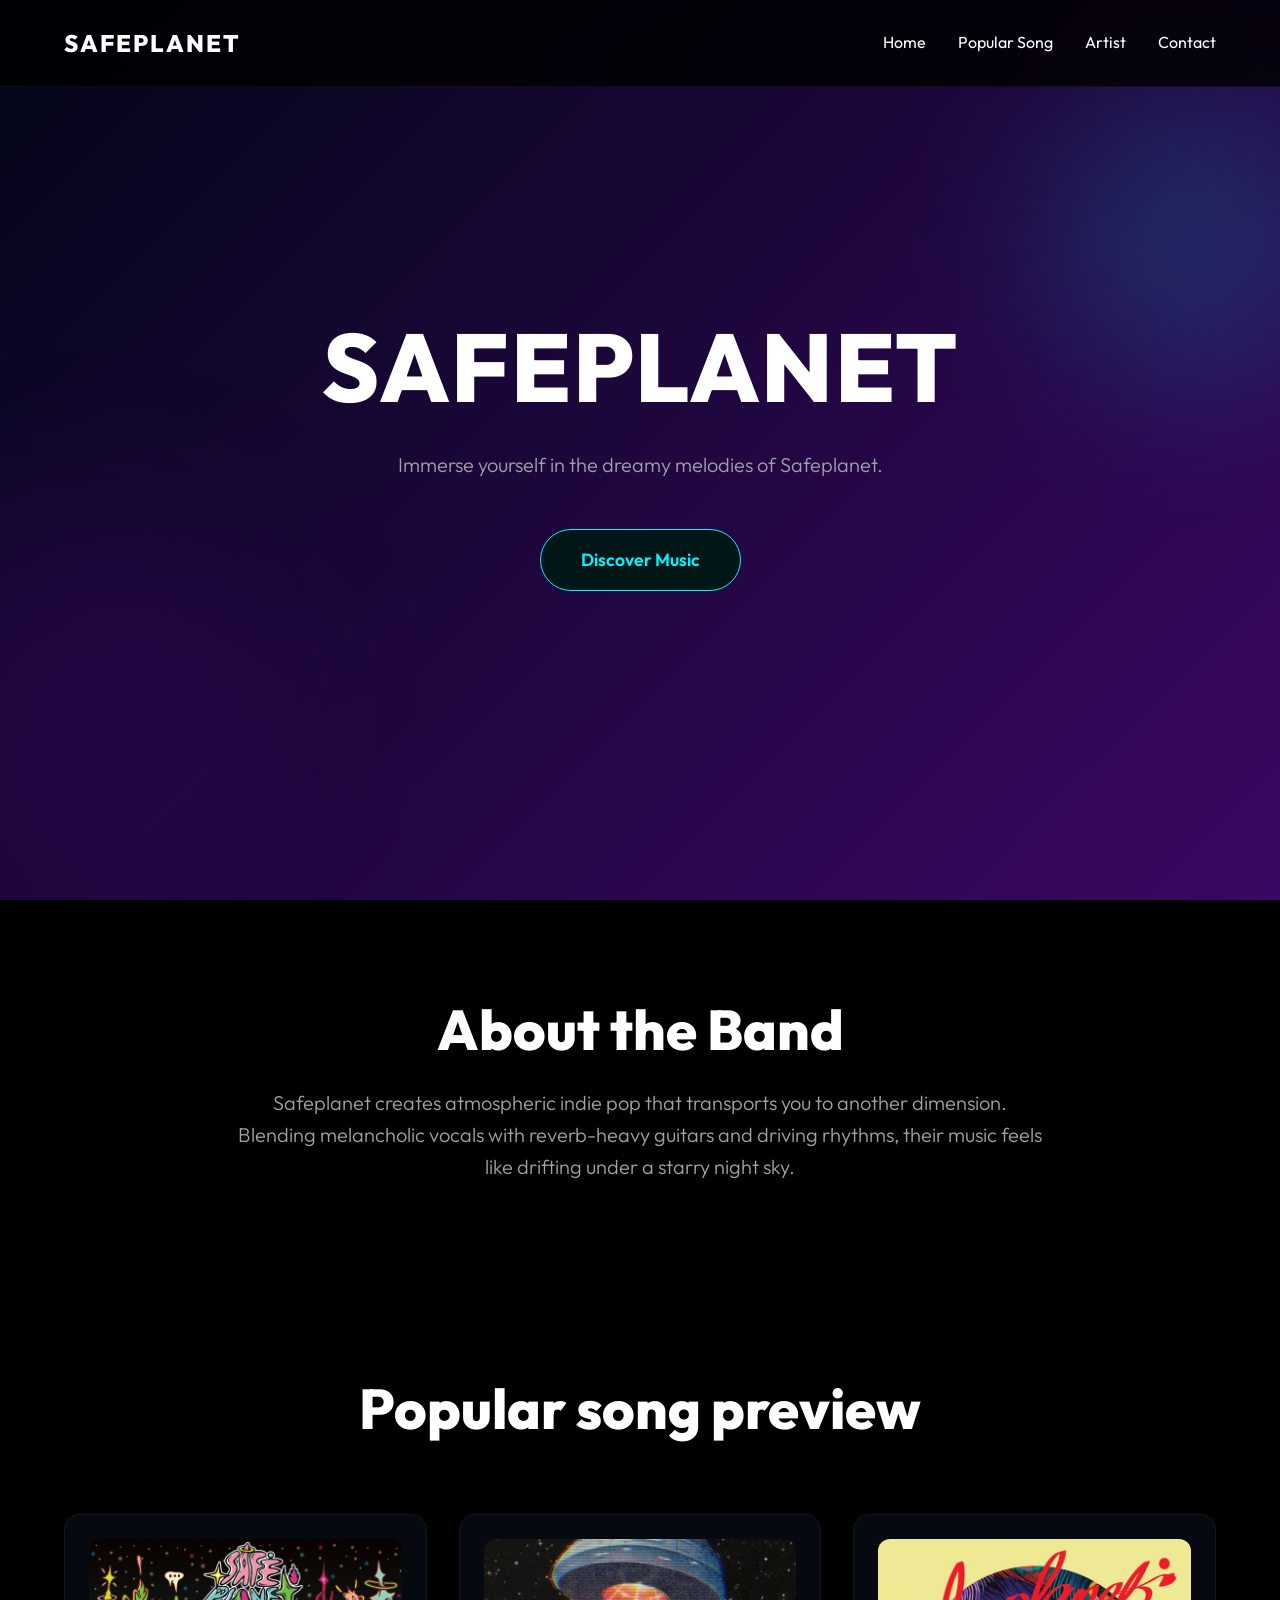
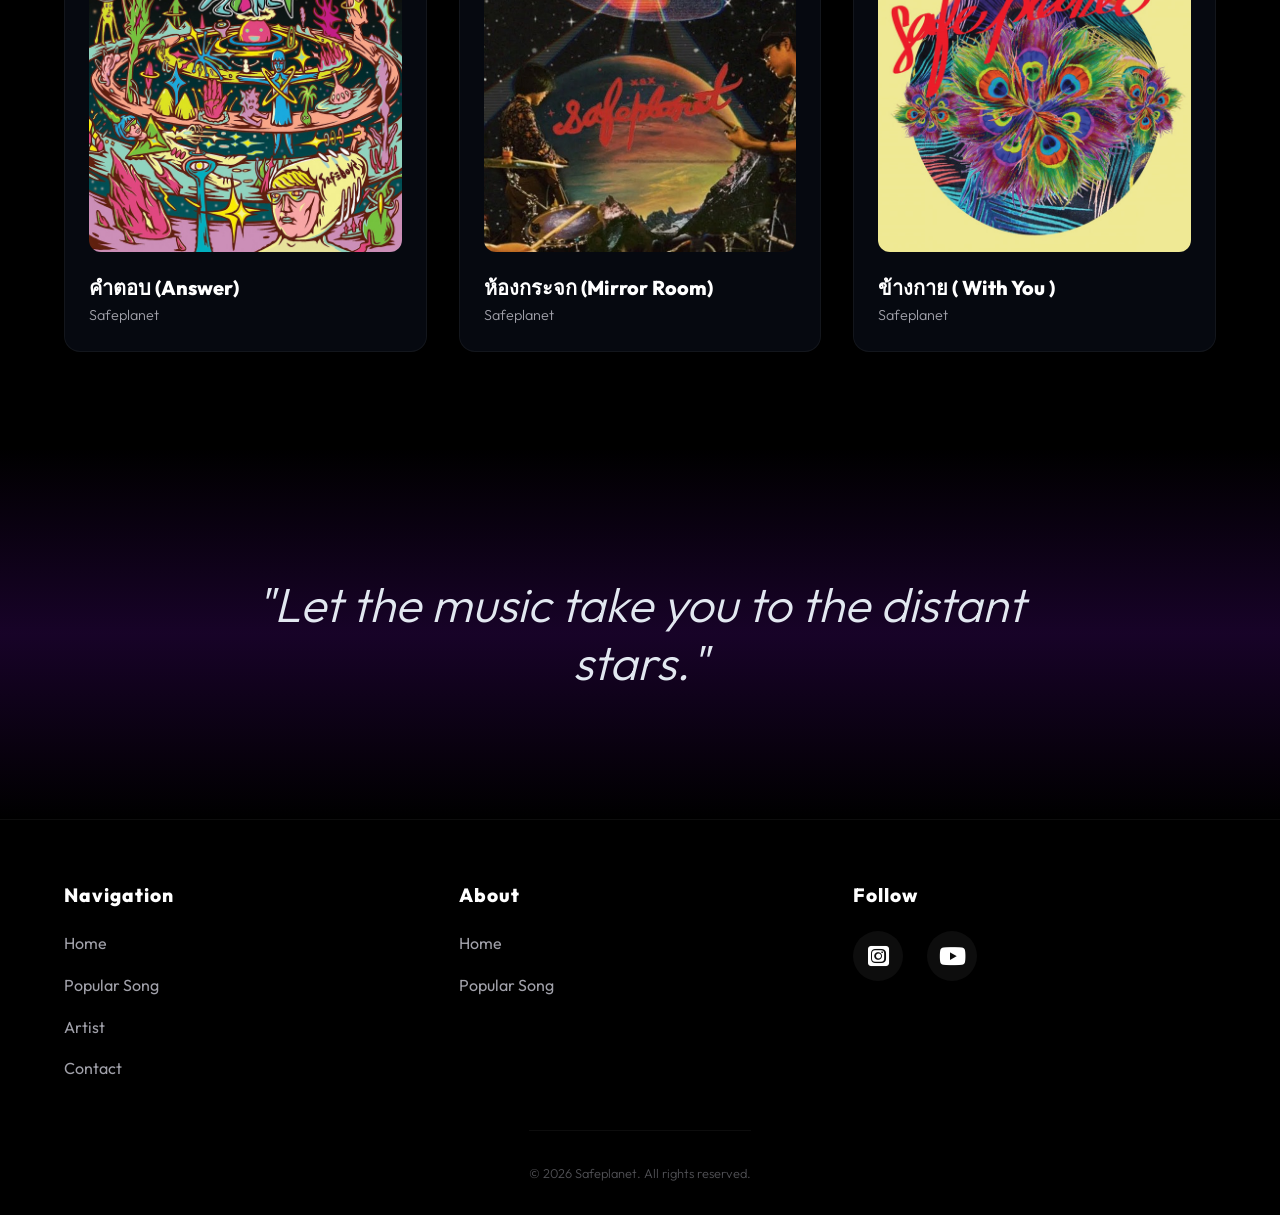
<file: index.html>
<!DOCTYPE html>
<html lang="en">

<head>
  <meta charset="UTF-8">
  <meta name="viewport" content="width=device-width, initial-scale=1.0">
  <title>Safeplanet | Dreamy Indie Pop</title>
  <link rel="preconnect" href="https://fonts.googleapis.com">
  <link rel="preconnect" href="https://fonts.gstatic.com" crossorigin>
  <link href="https://fonts.googleapis.com/css2?family=Outfit:wght@300;400;600;800&display=swap" rel="stylesheet">

  <link rel="stylesheet" href="https://cdnjs.cloudflare.com/ajax/libs/font-awesome/6.5.0/css/all.min.css">
  <link rel="stylesheet" href="css/main.css">

</head>

<body>
  <nav class="navbar" id="navbar">
    <div class="nav-container">
      <a href="#" class="logo">SAFEPLANET</a>
      <ul class="nav-links">
        <li><a href="index.html">Home</a></li>
        <li><a href="popular.html">Popular Song</a></li>
        <li><a href="Artist.html">Artist</a></li>
        <li><a href="">Contact</a></li>
      </ul>
      <div class="hamburger">
        <span></span>
        <span></span>
        <span></span>
      </div>
    </div>
  </nav>

  <header class="hero slide-in">
    <div class="hero-content">
      <h1 class="glow-text">SAFEPLANET</h1>
      <p>Immerse yourself in the dreamy melodies of Safeplanet.</p>
      <a href="#songs" class="btn btn-primary">Discover Music</a>
    </div>
    <div class="floating-orbs">
      <div class="orb orb-1"></div>
      <div class="orb orb-2"></div>
    </div>
  </header>

  <main>
    <section id="about" class="about-section hidden">
      <div class="container section-inner about-inner">
        <h2>About the Band</h2>
        <p>Safeplanet creates atmospheric indie pop that transports you to another dimension. Blending melancholic
          vocals with reverb-heavy guitars and driving rhythms, their music feels like drifting under a starry night
          sky.</p>
      </div>
    </section>

    <section id="songs" class="songs-section hidden">
      <div class="container">
        <h2>Popular song preview</h2>
        <div class="songs-grid">
          <div class="song-card">
            <div class="album-cover">
              <img src="img/pop1.jpg" alt="album cover">
            </div>
            <div class="song-info">
              <h3>คำตอบ (Answer)</h3>
              <p>Safeplanet</p>
            </div>
            <!--button class="play-btn">▶</button-->
          </div>
          <div class="song-card">
            <div class="album-cover">
              <img src="img/pop2.jpg" alt="album cover">
            </div>
            <div class="song-info">
              <h3>ห้องกระจก (Mirror Room)</h3>
              <p>Safeplanet</p>
            </div>
            <!--button class="play-btn">▶</button-->
          </div>
          <div class="song-card">
            <div class="album-cover">
              <img src="img/pop3.jpg" alt="album cover">
            </div>
            <div class="song-info">
              <h3>ข้างกาย ( With You )</h3>
              <p>Safeplanet</p>
            </div>
            <!--button class="play-btn">▶</button-->
          </div>
        </div>
      </div>
    </section>

    <section class="quote-section hidden">
      <div class="container text-center">
        <h2 class="quote-text">"Let the music take you to the distant stars."</h2>
      </div>
    </section>
  </main>

  <footer id="contact">
    <div class="container footer-content">
      <div class="footer-grid">
        <div class="footer-col">
          <h3>Navigation</h3> 
          <a href="index.html">Home</a>
          <a href="popular.html">Popular Song</a>
          <a href="Artist.html">Artist</a>
          <a href="">Contact</a>
          
        </div>
        <div class="footer-col">
          <h3>About</h3>
         <a href="">Home</a>
          <a href="">Popular Song</a>
        </div>
        <div class="footer-col">
          <h3>Follow</h3>
          <div class="social-icons">
            <i class="fa-brands fa-square-instagram"></i>
            <i class="fa-brands fa-youtube"></i>
          </div>
        </div>
      </div>
      <div class="footer-bottom">
        <p>&copy; 2026 Safeplanet. All rights reserved.</p>
      </div>
    </div>
  </footer>

  <script src="js/script.js"></script>
</body>

</html>
</file>
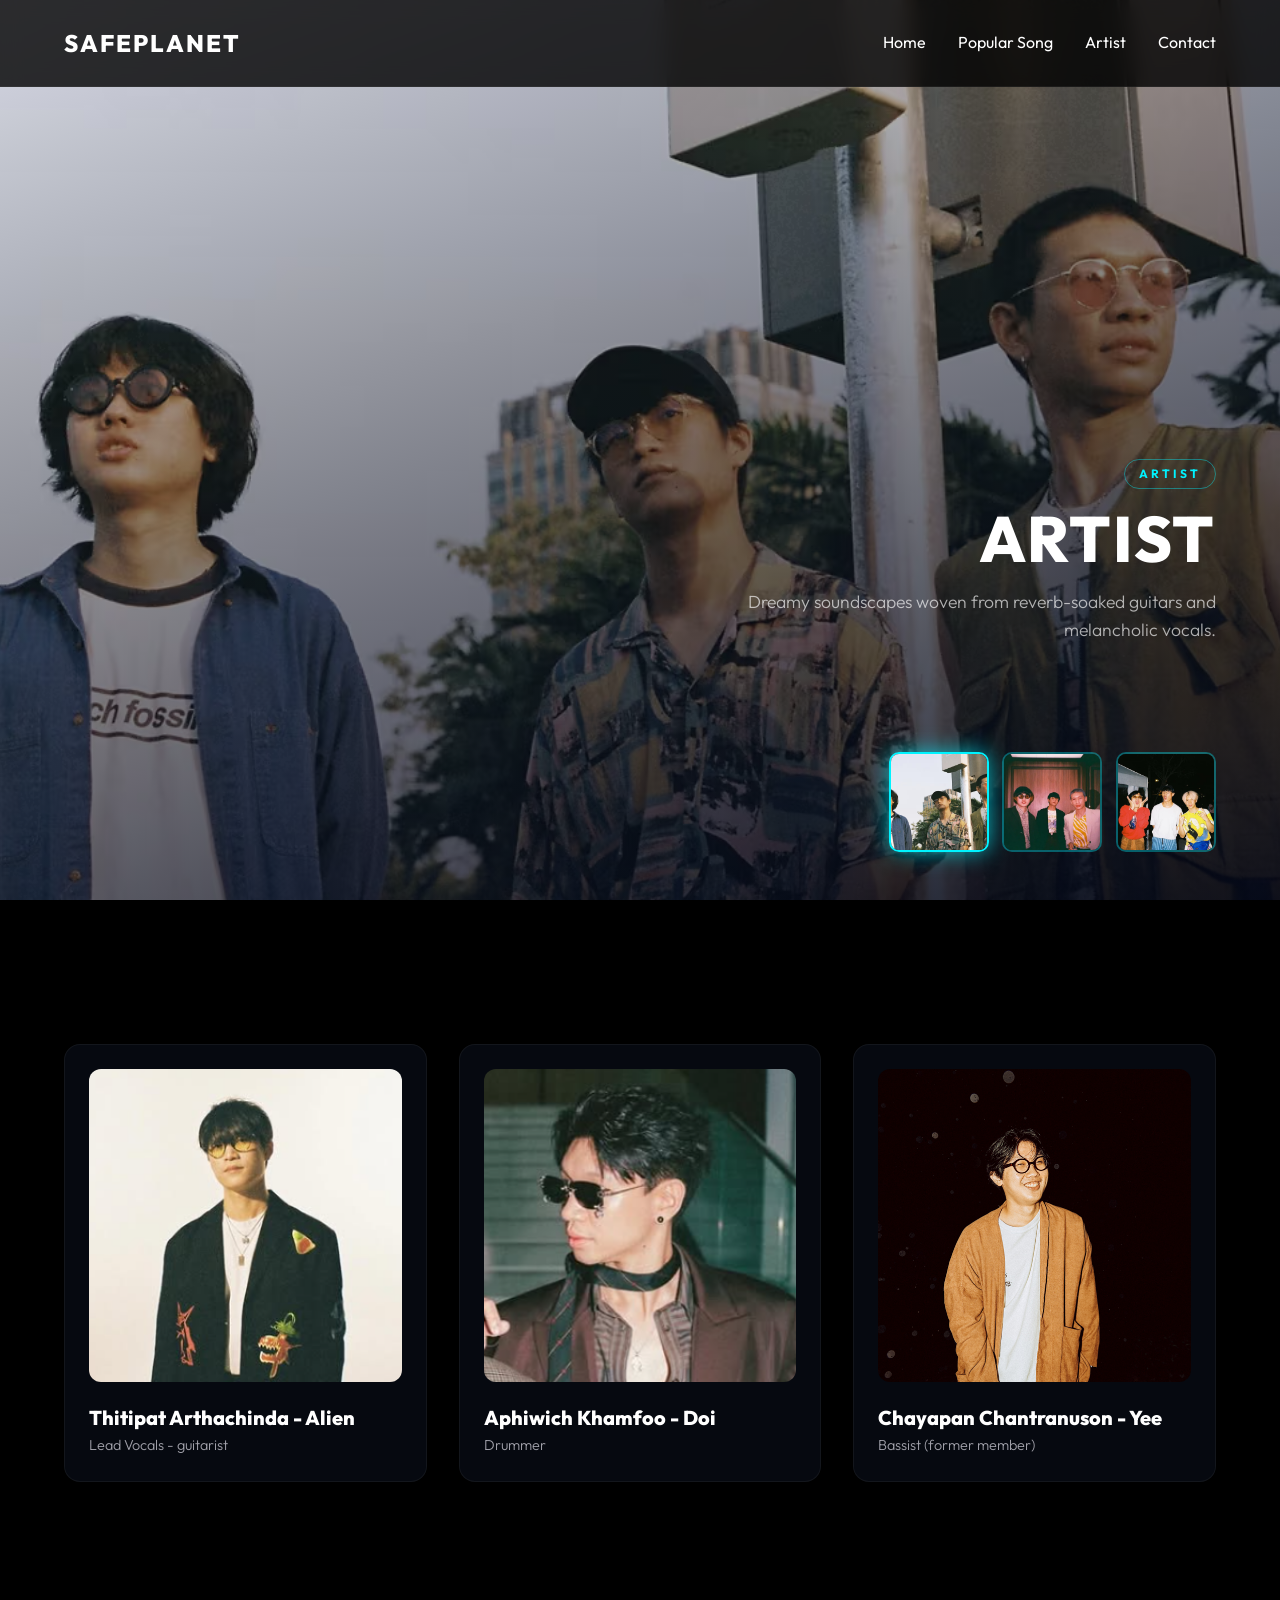
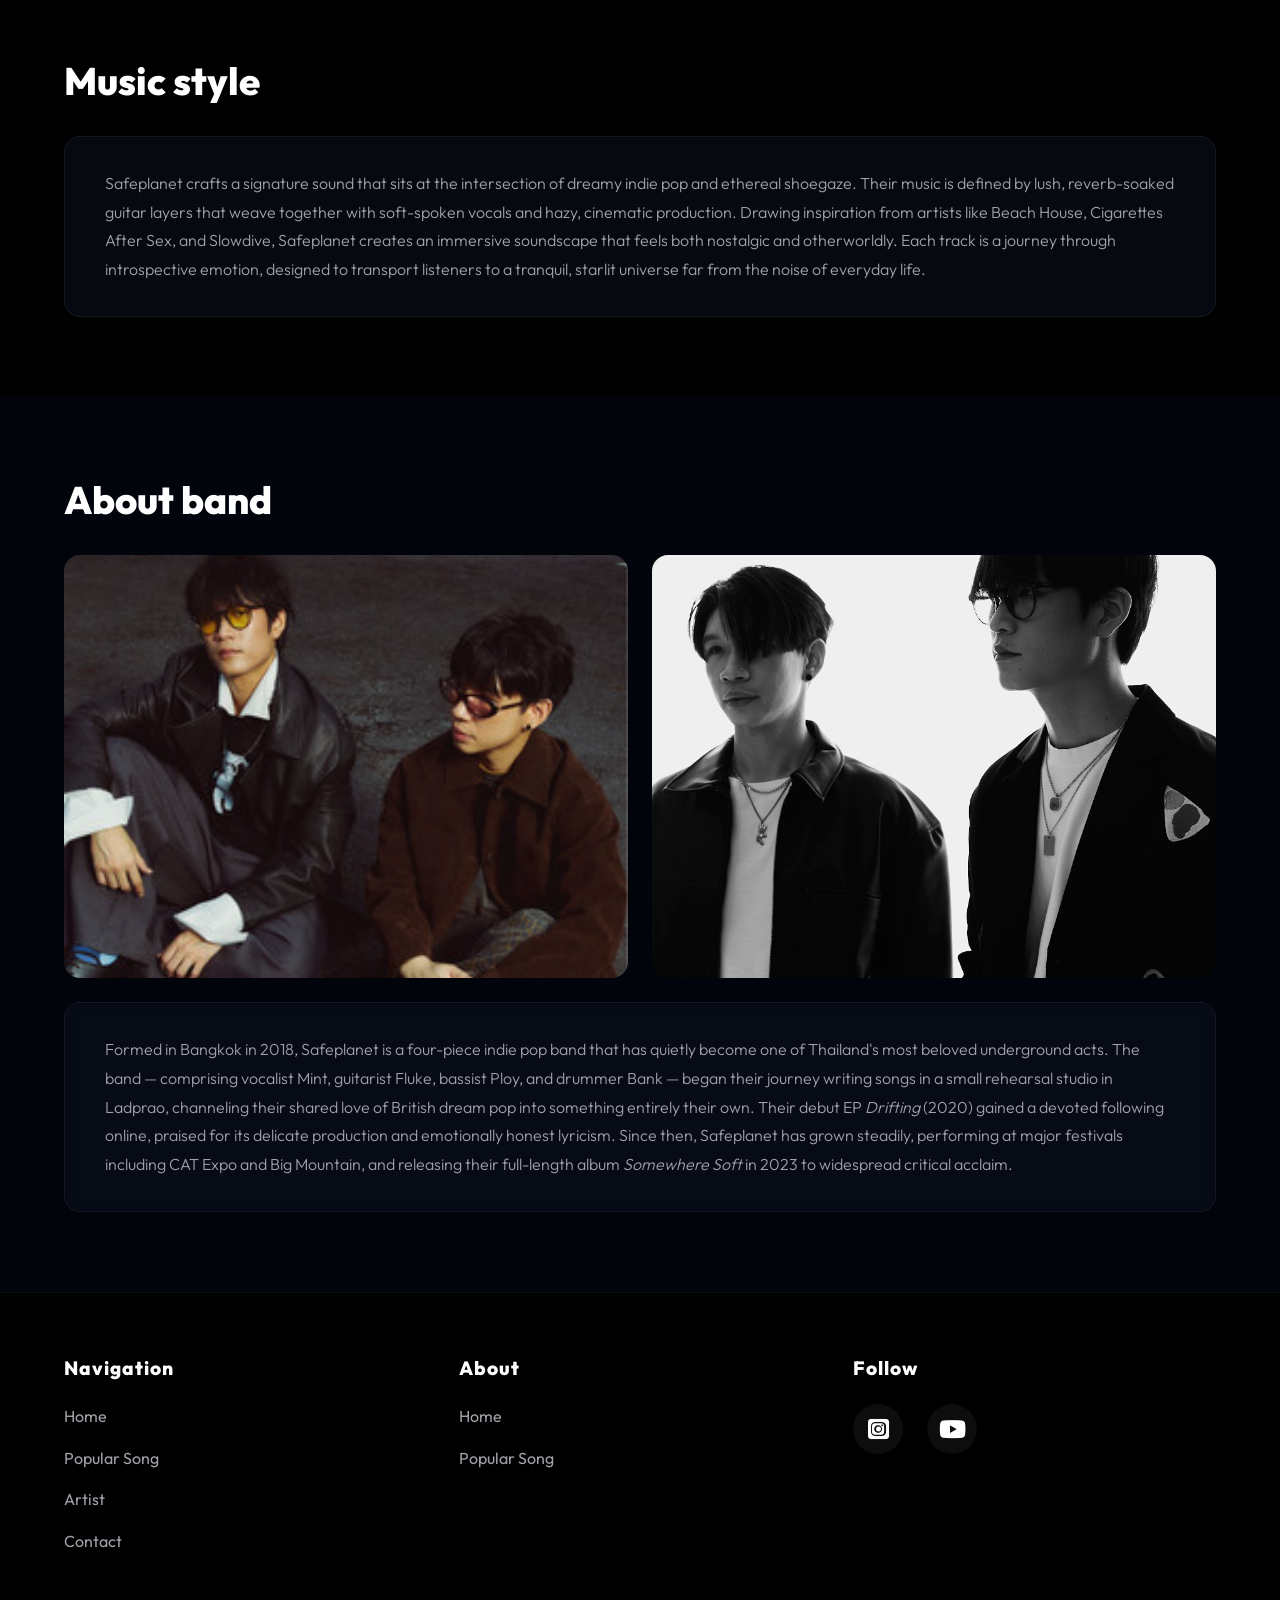
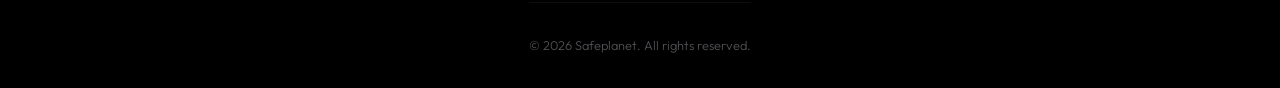
<file: Artist.html>
<!DOCTYPE html>
<html lang="en">

<head>
  <meta charset="UTF-8">
  <meta name="viewport" content="width=device-width, initial-scale=1.0">
  <title>Safeplanet | Artist</title>
  <link rel="preconnect" href="https://fonts.googleapis.com">
  <link rel="preconnect" href="https://fonts.gstatic.com" crossorigin>
  <link href="https://fonts.googleapis.com/css2?family=Outfit:wght@300;400;600;800&display=swap" rel="stylesheet">
  <link rel="stylesheet" href="https://cdnjs.cloudflare.com/ajax/libs/font-awesome/6.5.0/css/all.min.css">
  <link rel="stylesheet" href="css/main.css">
</head>

<body>
  <nav class="navbar" id="navbar">
    <div class="nav-container">
      <a href="index.html" class="logo">SAFEPLANET</a>
      <ul class="nav-links">
        <li><a href="index.html">Home</a></li>
        <li><a href="popular.html">Popular Song</a></li>
        <li><a href="Artist.html">Artist</a></li>
        <li><a href="#">Contact</a></li>
      </ul>
      <div class="hamburger">
        <span></span><span></span><span></span>
      </div>
    </div>
  </nav>

  <!-- ===== ARTIST HERO — full viewport ===== -->
  <section class="artist-hero-section">

    <!-- Background image fills entire section -->
    <div class="artist-hero-bg">
      <img src="img/art2.avif" alt="Safeplanet Band">
    </div>

    <!-- Dark overlay -->
    <div class="artist-hero-overlay"></div>

    <!-- Text — right-aligned -->
    <div class="artist-hero-content">
      <span class="artist-hero-tag">Artist</span>
      <h1 class="glow-text">Artist</h1>
      <p>Dreamy soundscapes woven from reverb-soaked guitars and melancholic vocals.</p>
    </div>

    <!-- Thumbnail buttons — bottom right, click to change background -->
    <div class="artist-hero-thumbs">
      <button class="thumb-btn active" 
        data-bg="img/art2.avif" 
        data-img="img/art2.avif">
        <img src="img/art2.avif" alt="Stage">
      </button>
      <button class="thumb-btn" data-bg="img/art4.webp" 
        data-img="img/art4.webp">
        <img src="img/art4.webp" alt="Stage">
      </button>
      <button class="thumb-btn" data-bg="img/art3.jpg" 
        data-img="img/art3.jpg">
        <img src="img/art3.jpg" alt="Stage">
      </button>
    </div>


  </section>

  <section id="songs" class="songs-section hidden">
    <div class="container">

      <div class="songs-grid">
        <div class="song-card">
          <div class="album-cover">
            <img src="img/art5.png" alt="album cover">
          </div>
          <div class="song-info">
            <h3>Thitipat Arthachinda - Alien</h3>
            <p>Lead Vocals - guitarist</p>
          </div>
          <!--button class="play-btn">▶</button-->
        </div>
        <div class="song-card">
          <div class="album-cover">
            <img src="img/A1.png" alt="album cover">
          </div>
          <div class="song-info">
            <h3>Aphiwich Khamfoo - Doi</h3>
            <p>Drummer</p>
          </div>
          <!--button class="play-btn">▶</button-->
        </div>
        <div class="song-card">
          <div class="album-cover">
            <img src="img/A2.jpg" alt="album cover">
          </div>
          <div class="song-info">
            <h3>Chayapan Chantranuson - Yee</h3>
            <p>Bassist (former member)</p>
          </div>
          <!--button class="play-btn">▶</button-->
        </div>
      </div>
    </div>
  </section>

  <!-- ===== MUSIC STYLE ===== -->
  <section class="music-style-section hidden">
    <div class="container">
      <div class="section-label-row">
        <h2>Music style</h2>
      </div>
      <div class="music-style-card">
        <p>
          Safeplanet crafts a signature sound that sits at the intersection of dreamy indie pop and
          ethereal shoegaze. Their music is defined by lush, reverb-soaked guitar layers that weave
          together with soft-spoken vocals and hazy, cinematic production. Drawing inspiration from
          artists like Beach House, Cigarettes After Sex, and Slowdive, Safeplanet creates an
          immersive soundscape that feels both nostalgic and otherworldly. Each track is a journey
          through introspective emotion, designed to transport listeners to a tranquil, starlit
          universe far from the noise of everyday life.
        </p>
      </div>
    </div>
  </section>

  <!-- ===== ABOUT BAND ===== -->
  <section class="about-artist-section hidden">
    <div class="container">
      <div class="section-label-row">
        <h2>About band</h2>
      </div>
      <div class="artist-photos-grid">
        <div class="artist-photo-card">
          <img src="img/A3.jpg" alt="Band member">
        </div>
        <div class="artist-photo-card">
          <img src="img/A4.jpg" alt="Band in studio">
        </div>
      </div>
      <div class="artist-bio-card">
        <p>
          Formed in Bangkok in 2018, Safeplanet is a four-piece indie pop band that has quietly
          become one of Thailand's most beloved underground acts. The band — comprising vocalist
          Mint, guitarist Fluke, bassist Ploy, and drummer Bank — began their journey writing songs
          in a small rehearsal studio in Ladprao, channeling their shared love of British dream pop
          into something entirely their own. Their debut EP <em>Drifting</em> (2020) gained a
          devoted following online, praised for its delicate production and emotionally honest
          lyricism. Since then, Safeplanet has grown steadily, performing at major festivals
          including CAT Expo and Big Mountain, and releasing their full-length album
          <em>Somewhere Soft</em> in 2023 to widespread critical acclaim.
        </p>
      </div>
    </div>
  </section>

  <!-- ===== FOOTER ===== -->
  <footer id="contact">
    <div class="container footer-content">
      <div class="footer-grid">
        <div class="footer-col">
          <h3>Navigation</h3>
          <a href="index.html">Home</a>
          <a href="popular.html">Popular Song</a>
          <a href="Artist.html">Artist</a>
          <a href="#">Contact</a>
        </div>
        <div class="footer-col">
          <h3>About</h3>
          <a href="#">Home</a>
          <a href="#">Popular Song</a>
        </div>
        <div class="footer-col">
          <h3>Follow</h3>
          <div class="social-icons">
            <i class="fa-brands fa-square-instagram"></i>
            <i class="fa-brands fa-youtube"></i>
          </div>
        </div>
      </div>
      <div class="footer-bottom">
        <p>&copy; 2026 Safeplanet. All rights reserved.</p>
      </div>
    </div>
  </footer>

  <script src="js/script.js"></script>
  <script>
    // ===== THUMBNAIL → BACKGROUND SWITCH =====
    const heroBgImg = document.querySelector('.artist-hero-bg img');
    const thumbBtns = document.querySelectorAll('.thumb-btn');

    thumbBtns.forEach(btn => {
      btn.addEventListener('click', () => {
        if (btn.classList.contains('active')) return;

        // Fade out
        heroBgImg.style.transition = 'opacity 0.45s ease';
        heroBgImg.style.opacity = '0';

        setTimeout(() => {
          heroBgImg.src = btn.dataset.bg;
          heroBgImg.style.opacity = '1';
        }, 280);

        // Mark active
        thumbBtns.forEach(b => b.classList.remove('active'));
        btn.classList.add('active');
      });
    });
  </script>
</body>

</html>
</file>
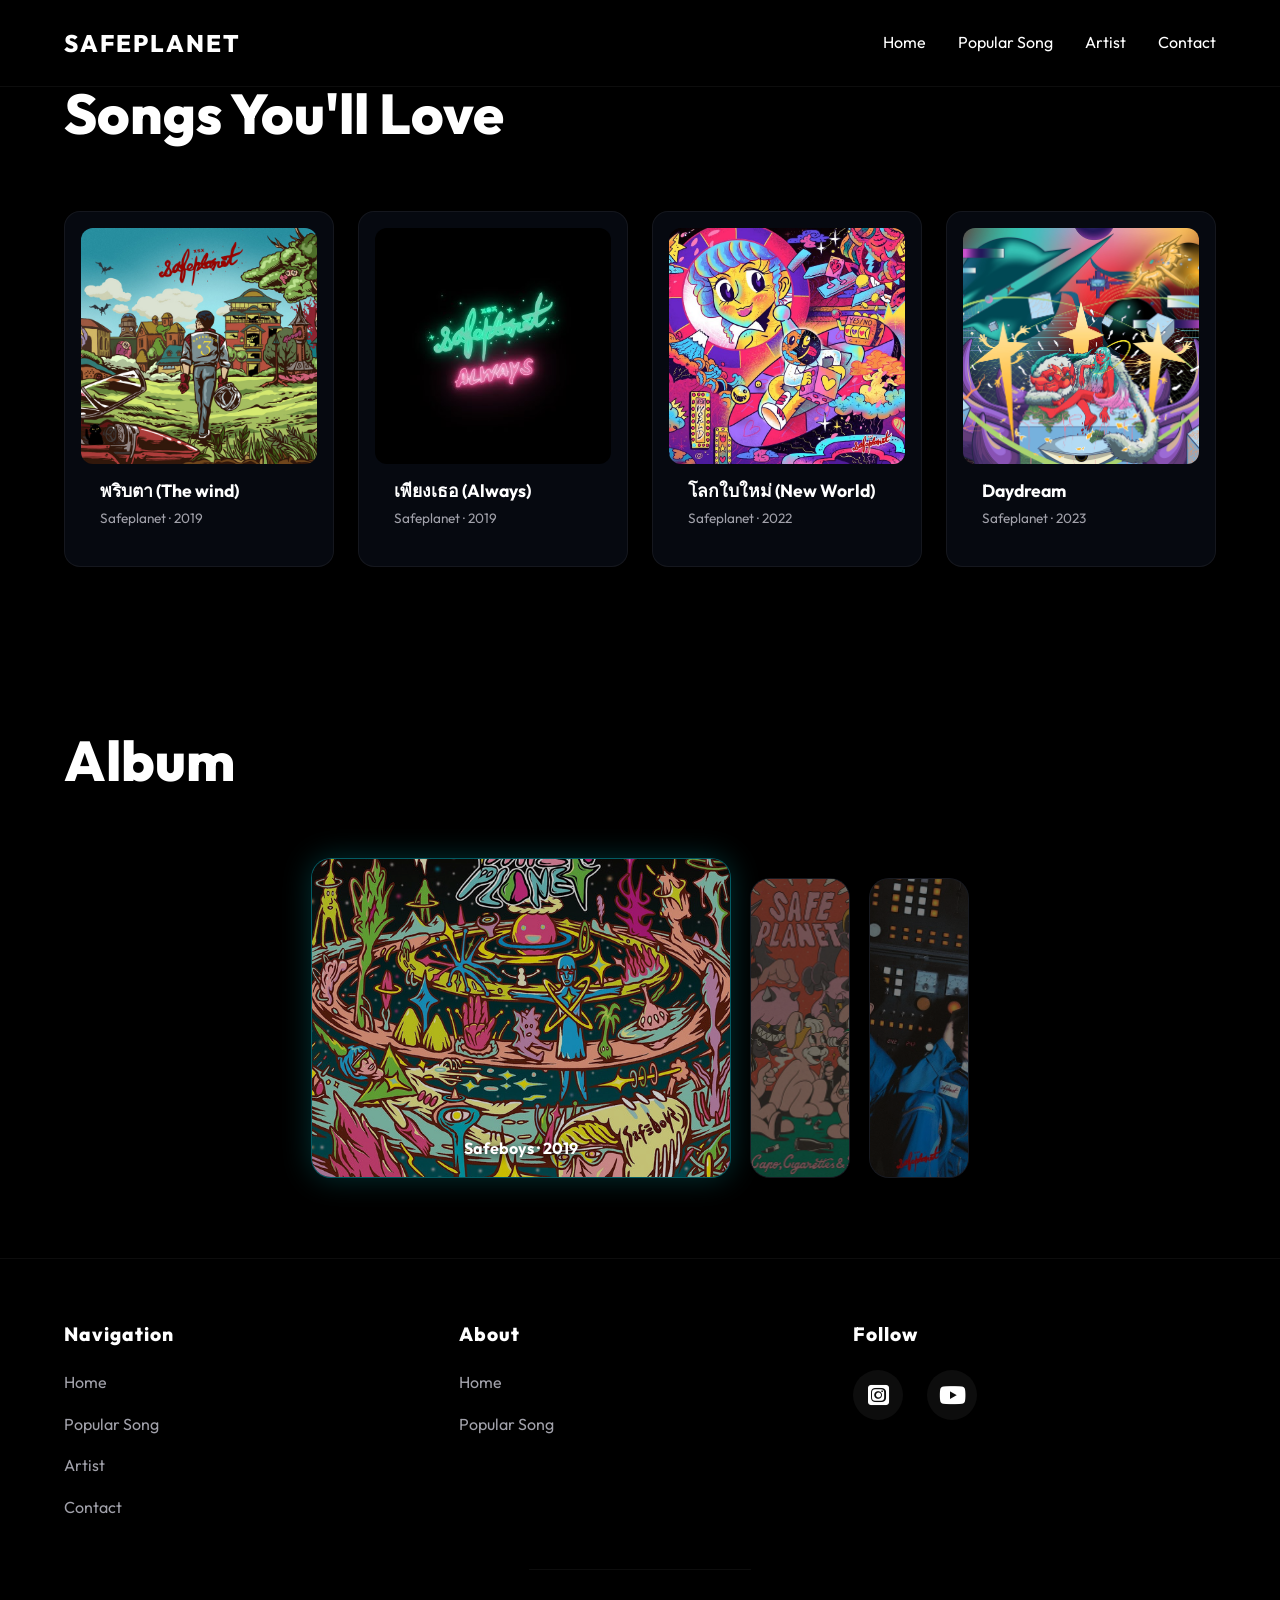
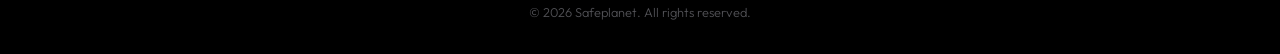
<file: popular.html>
<!DOCTYPE html>
<html lang="en">

<head>
    <meta charset="UTF-8">
    <meta name="viewport" content="width=device-width, initial-scale=1.0">
    <title>Safeplanet | Dreamy Indie Pop</title>
    <link rel="preconnect" href="https://fonts.googleapis.com">
    <link rel="preconnect" href="https://fonts.gstatic.com" crossorigin>
    <link href="https://fonts.googleapis.com/css2?family=Outfit:wght@300;400;600;800&display=swap" rel="stylesheet">

    <link rel="stylesheet" href="https://cdnjs.cloudflare.com/ajax/libs/font-awesome/6.5.0/css/all.min.css">
    <link rel="stylesheet" href="css/main.css">
</head>

<body>
    <nav class="navbar" id="navbar">
        <div class="nav-container">
            <a href="#" class="logo">SAFEPLANET</a>
            <ul class="nav-links">
                <li><a href="index.html">Home</a></li>
                <li><a href="popular.html">Popular Song</a></li>
                <li><a href="Artist.html">Artist</a></li>
                <li><a href="#">Contact</a></li>
            </ul>
            <div class="hamburger">
                <span></span>
                <span></span>
                <span></span>
            </div>
        </div>
    </nav>

    <!-- ===== FEATURED TRACKS SECTION ===== -->
    <section class="featured-section">
        <div class="container">

            <div class="section-header">
               
                <h2>Songs You'll Love</h2>
                <div class="section-divider"></div>
            </div>

            <div class="scroll-wrapper" id="scrollWrapper">
                <div class="scroll-track" id="scrollTrack">

                    <div class="song-card" data-title="พริบตา (The wind)"
                        data-artist="Safeplanet">
                        
                        <div class="song-cover">
                            <img src="img/song1.jpg"
                                alt="พริบตา (The wind)">
                            <div class="song-play-overlay">
                               
                            </div>
                        </div>
                        <div class="song-meta">
                            <h3>พริบตา (The wind)</h3><span>Safeplanet · 2019</span>
                        </div>
                    </div>

                    <div class="song-card" data-title="เพียงเธอ (Always)"
                        data-artist="Safeplanet">
                        <div class="song-cover">
                            <img src="img/song2.jpg"
                                alt="เพียงเธอ (Always)">
                            <div class="song-play-overlay">
                
                            </div>
                        </div>
                        <div class="song-meta">
                            <h3>เพียงเธอ (Always)</h3><span>Safeplanet · 2019</span>
                        </div>
                    </div>

                    <div class="song-card" data-title="โลกใบใหม่ (New World)"
                        data-artist="Safeplanet">
                        <div class="song-cover">
                            <img src="img/song4.jpg"
                                alt="โลกใบใหม่ (New World)">
                            <div class="song-play-overlay">
                                
                            </div>
                        </div>
                        <div class="song-meta">
                            <h3>โลกใบใหม่ (New World)</h3><span>Safeplanet · 2022</span>
                        </div>
                    </div>

                    <div class="song-card" data-title="Daydream"
                        data-artist="Safeplanet">
                        <div class="song-cover">
                            <img src="img/song3.jpg"
                                alt="Daydream">
                            <div class="song-play-overlay">
                               
                            </div>
                        </div>
                        <div class="song-meta">
                            <h3>Daydream</h3><span>Safeplanet · 2023</span>
                        </div>
                    </div>


                </div>
            </div>

        </div>
    </section>

    <!-- ===== VIDEO MODAL ===== -->
    <div class="modal-overlay" id="modalOverlay">
        <div class="modal-box">
            <div class="modal-header">
                <span class="modal-title" id="modalTitle">Song Title</span>
                <button class="modal-close" id="modalClose">✕</button>
            </div>
            <div class="modal-video">
                <iframe id="modalIframe" src="" allow="autoplay; encrypted-media" allowfullscreen></iframe>
            </div>
            <div class="modal-footer">
                <span class="modal-artist" id="modalArtist"></span>
            </div>
        </div>
    </div>






    <!-- ===== ALBUM SECTION ===== -->
    <section class="album-section">
        <div class="container">
            <div class="section-header album-section-header">
                
                <h2>Album</h2>
                <div class="section-divider"></div>
            </div>

            <div class="album-cards" id="albumCards">
                <div class="album-card active" data-title="Safeboys">
                    <img src="img/pop1.jpg" alt="Safeboys">
                    <span class="album-caption">Safeboys · 2019</span>
                </div>
                <div class="album-card" data-title="Cap, Capo, Cigarettes">
                    <img src="img/alb2.webp" alt="Cap, Capo, Cigarettes">
                    <span class="album-caption">Cap, Capo, Cigarettes & Beer · 2022-2023</span>
                </div>
                <div class="album-card" data-title="THE WAIT8">
                    <img src="img/alb3.jpg" alt="THE WAIT8">
                    <span class="album-caption">THE WAIT8  · (Live In Space Session)</span>
                </div>
            </div>
        </div>
    </section>

    <footer id="contact">
        <div class="container footer-content">
            <div class="footer-grid">
                <div class="footer-col">
                    <h3>Navigation</h3>
                    <a href="index.html">Home</a>
                    <a href="popular.html">Popular Song</a>
                    <a href="Artist.html">Artist</a>
                    <a href="#">Contact</a>

                </div>
                <div class="footer-col">
                    <h3>About</h3>
                    <a href="#">Home</a>
                    <a href="#">Popular Song</a>
                </div>
                <div class="footer-col">
                    <h3>Follow</h3>
                    <div class="social-icons">
                        <i class="fa-brands fa-square-instagram"></i>
                        <i class="fa-brands fa-youtube"></i>
                    </div>
                </div>
            </div>
            <div class="footer-bottom">
                <p>&copy; 2026 Safeplanet. All rights reserved.</p>
            </div>
        </div>
    </footer>



    <script src="js/script.js"></script>
    <script>
      // ===== ALBUM ACCORDION =====
      const albumCards = document.querySelectorAll('.album-card');
      albumCards.forEach(card => {
        card.addEventListener('click', () => {
          albumCards.forEach(c => c.classList.remove('active'));
          card.classList.add('active');
        });
      });
    </script>
</body>

</html>
</file>
<file: css/main.css>
:root {
  --bg-color: #000000;
  --text-primary: #ffffff;
  --text-secondary: #a1a1aa;
  --gradient-dark: linear-gradient(135deg, #020617 0%, #3b0764 100%);
  --cyan-accent: #00f3ff;
  --neon-glow: 0 0 10px rgba(0, 243, 255, 0.5), 0 0 20px rgba(0, 243, 255, 0.3);
  --card-bg: rgba(15, 23, 42, 0.4);
  --font-main: 'Outfit', sans-serif;
  --transition-smooth: all 0.4s cubic-bezier(0.25, 0.8, 0.25, 1);
}

* {
  margin: 0;
  padding: 0;
  box-sizing: border-box;
}

html {
  scroll-behavior: smooth;
}

body {
  font-family: var(--font-main);
  background-color: var(--bg-color);
  color: var(--text-primary);
  line-height: 1.6;
  overflow-x: hidden;
}

.navbar {
  position: fixed;
  top: 0;
  left: 0;
  width: 100%;
  padding: 1.5rem 0;
  background: rgba(0, 0, 0, 0.8);
  backdrop-filter: blur(10px);
  z-index: 1000;
  transition: transform 0.4s ease;
  border-bottom: 1px solid rgba(255, 255, 255, 0.05);
}
.navbar.hidden-nav {
  transform: translateY(-100%);
}

.nav-container {
  display: flex;
  justify-content: space-between;
  align-items: center;
  width: 90%;
  max-width: 1200px;
  margin: 0 auto;
}

.logo {
  font-weight: 800;
  font-size: 1.5rem;
  color: #fff;
  text-decoration: none;
  letter-spacing: 2px;
}

.nav-links {
  display: none;
  position: absolute;
  top: 100%;
  left: 0;
  width: 100%;
  background: rgba(0, 0, 0, 0.95);
  flex-direction: column;
  text-align: center;
  padding: 2rem 0;
  backdrop-filter: blur(10px);
  list-style: none;
  gap: 0;
}
.nav-links.active {
  display: flex;
}
.nav-links a {
  color: var(--text-primary);
  text-decoration: none;
  font-weight: 400;
  font-size: 1rem;
  padding: 0.75rem 0;
  display: block;
  transition: var(--transition-smooth);
}
.nav-links a:hover {
  color: var(--cyan-accent);
  text-shadow: var(--neon-glow);
}

.hamburger {
  display: flex;
  flex-direction: column;
  gap: 5px;
  cursor: pointer;
}
.hamburger span {
  width: 25px;
  height: 2px;
  background: white;
  transition: var(--transition-smooth);
}

.hero {
  height: 100vh;
  display: flex;
  align-items: center;
  justify-content: center;
  text-align: center;
  position: relative;
  background: var(--gradient-dark);
  overflow: hidden;
}

.hero-content {
  position: relative;
  z-index: 10;
  max-width: 800px;
  padding: 0 1rem;
}
.hero-content p {
  margin: 1.5rem 0 3rem;
}

.btn {
  display: inline-block;
  padding: 1rem 2.5rem;
  font-size: 1.1rem;
  font-weight: 600;
  text-decoration: none;
  border-radius: 50px;
  transition: var(--transition-smooth);
  cursor: pointer;
}

.btn-primary {
  background: rgb(0, 22, 23);
  color: var(--cyan-accent);
  border: 1px solid var(--cyan-accent);
}
.btn-primary:hover {
  background: var(--cyan-accent);
  color: #000;
  box-shadow: 0 0 20px var(--cyan-accent), 0 0 40px rgba(0, 243, 255, 0.4);
  transform: scale(1.05);
}

.floating-orbs {
  position: absolute;
  top: 0;
  left: 0;
  width: 100%;
  height: 100%;
  pointer-events: none;
  overflow: hidden;
}

.orb {
  position: absolute;
  border-radius: 50%;
  filter: blur(80px);
  animation: float 8s infinite alternate;
}

.orb-1 {
  width: 300px;
  height: 300px;
  background: #00f3ff;
  top: 10%;
  right: -5%;
  opacity: 0.15;
}

.orb-2 {
  width: 400px;
  height: 400px;
  background: #3b0764;
  bottom: 0;
  left: -10%;
  animation-duration: 12s;
  animation-delay: -2s;
  opacity: 0.3;
}

section {
  padding: 6rem 0;
  position: relative;
}

.section-inner {
  max-width: 800px;
  margin: 0 auto;
  text-align: center;
}

.songs-grid {
  display: grid;
  grid-template-columns: 1fr;
  justify-items: center;
  gap: 2rem;
  margin-top: 3rem;
  width: 100%;
}

.songs-section .song-card {
  width: 100%;
  max-width: 360px;
  background: var(--card-bg);
  border: 1px solid rgba(255, 255, 255, 0.05);
  border-radius: 16px;
  padding: 1.5rem;
  overflow: hidden;
  transition: var(--transition-smooth);
  backdrop-filter: blur(10px);
  position: relative;
  display: flex;
  flex-direction: column;
}
.songs-section .song-card:hover {
  transform: translateY(-10px) scale(1.02);
  border-color: rgba(0, 243, 255, 0.3);
  box-shadow: 0 10px 30px rgba(0, 0, 0, 0.5), inset 0 0 20px rgba(0, 243, 255, 0.05);
}
.songs-section .song-card:hover .song-info h3 {
  color: var(--cyan-accent);
}

.album-cover {
  width: 100%;
  aspect-ratio: 1;
  border-radius: 12px;
  background: linear-gradient(45deg, #1e293b, #3b0764);
  margin-bottom: 1.5rem;
  position: relative;
  overflow: hidden;
}
.album-cover img {
  width: 100%;
  height: 100%;
  object-fit: cover;
}

.quote-section {
  padding: 8rem 0;
  background: linear-gradient(180deg, transparent 0%, rgba(59, 7, 100, 0.4) 50%, transparent 100%);
}

.quote-text {
  font-weight: 300;
  font-style: italic;
  font-size: clamp(2rem, 4vw, 3rem);
  color: #e2e8f0;
  max-width: 900px;
  margin: 0 auto;
}

footer {
  padding: 4rem 0 2rem;
  border-top: 1px solid rgba(255, 255, 255, 0.05);
}

.footer-grid {
  display: grid;
  grid-template-columns: 1fr;
  gap: 2rem;
  margin-bottom: 3rem;
  text-align: center;
}

.footer-col {
  display: flex;
  flex-direction: column;
  align-items: center;
  gap: 1rem;
}
.footer-col h3 {
  font-size: 1.2rem;
  color: #fff;
  margin-bottom: 0.5rem;
  letter-spacing: 1px;
}
.footer-col a {
  color: var(--text-secondary);
  text-decoration: none;
  transition: var(--transition-smooth);
  font-size: 1rem;
  width: fit-content;
}
.footer-col a:hover {
  color: var(--cyan-accent);
  text-shadow: var(--neon-glow);
}

.social-icons {
  font-size: 1.5rem;
  display: flex;
  gap: 1.5rem;
  justify-content: center;
}
.social-icons i {
  display: flex;
  align-items: center;
  justify-content: center;
  width: 50px;
  height: 50px;
  border-radius: 50%;
  background: rgba(255, 255, 255, 0.05);
  transition: var(--transition-smooth);
}
.social-icons i:hover {
  background: rgba(0, 243, 255, 0.1);
  transform: translateY(-5px);
  color: var(--cyan-accent);
  text-shadow: var(--neon-glow);
}

.footer-bottom {
  border-top: 1px solid rgba(255, 255, 255, 0.05);
  padding-top: 2rem;
  text-align: center;
}
.footer-bottom p {
  font-size: 0.8rem;
  opacity: 0.5;
}

.hidden {
  opacity: 0;
  transform: translateY(40px);
  transition: all 0.8s cubic-bezier(0.25, 0.46, 0.45, 0.94);
}

.show {
  opacity: 1;
  transform: translateY(0);
}

.modal {
  display: none;
  position: fixed;
  top: 0;
  left: 0;
  width: 100%;
  height: 100%;
  background: rgba(0, 0, 0, 0.8);
  justify-content: center;
  align-items: center;
}

.modal-content {
  width: 80%;
  max-width: 800px;
}

.modal iframe {
  width: 100%;
  height: 450px;
}

.close {
  color: white;
  font-size: 30px;
  cursor: pointer;
}

.featured-section {
  padding: 5rem 0;
}
.featured-section .section-header {
  align-self: center;
  text-align: center;
  width: 100%;
}
.featured-section .section-label {
  display: block;
  text-align: center;
}
.featured-section .section-divider {
  margin: 0.75rem auto 0;
}

.scroll-wrapper {
  width: 100%;
  overflow: visible;
  cursor: default;
  user-select: auto;
  padding: 0;
  margin-top: 2.5rem;
}

.scroll-track {
  display: grid;
  grid-template-columns: repeat(2, 1fr);
  gap: 1.2rem;
  width: 100%;
  padding: 0;
}

.scroll-nav {
  display: none;
}

.song-card {
  background: var(--card-bg);
  border: 1px solid rgba(255, 255, 255, 0.06);
  border-radius: 16px;
  backdrop-filter: blur(10px);
  flex-shrink: 0;
  width: 100%;
  min-width: 0;
  overflow: hidden;
  transition: var(--transition-smooth);
  cursor: pointer;
  position: relative;
  padding: 1rem;
}
.song-card:hover {
  transform: translateY(-10px) scale(1.03);
  border-color: rgba(0, 243, 255, 0.35);
  box-shadow: 0 12px 40px rgba(0, 0, 0, 0.6), 0 0 20px rgba(0, 243, 255, 0.12);
}
.song-card:hover .song-cover img {
  transform: scale(1.08);
}
.song-card:hover .song-play-overlay {
  opacity: 1;
}
.song-card:hover .play-circle {
  transform: scale(1);
}
.song-card:hover .song-meta h3 {
  color: var(--cyan-accent);
}

.song-cover {
  width: 100%;
  border-radius: 12px;
  aspect-ratio: 1;
  background: linear-gradient(45deg, #1e293b, #3b0764);
  position: relative;
  overflow: hidden;
}
.song-cover img {
  width: 100%;
  height: 100%;
  object-fit: cover;
  transition: transform 0.5s ease;
}

.song-play-overlay {
  position: absolute;
  inset: 0;
  display: flex;
  align-items: center;
  justify-content: center;
  opacity: 0;
  transition: opacity 0.3s ease;
}

.play-circle {
  width: 54px;
  height: 54px;
  border-radius: 50%;
  background: var(--cyan-accent);
  display: flex;
  align-items: center;
  justify-content: center;
  font-size: 1.3rem;
  color: #000;
  box-shadow: 0 0 20px var(--cyan-accent);
  transform: scale(0.8);
  transition: transform 0.3s ease;
}

.song-badge {
  position: absolute;
  top: 309px;
  left: 180px;
  background: var(--cyan-accent);
  color: #000;
  font-size: 0.65rem;
  font-weight: 700;
  letter-spacing: 1px;
  padding: 3px 8px;
  border-radius: 20px;
  text-transform: uppercase;
}

.song-meta {
  padding: 1rem 1.2rem 1.2rem;
}
.song-meta h3 {
  font-size: 1.1rem;
  font-weight: 700;
  margin-bottom: 0.25rem;
  transition: color 0.3s ease;
}
.song-meta span {
  font-size: 0.85rem;
  color: var(--text-secondary);
}

.scroll-nav {
  display: flex;
  gap: 0.75rem;
  margin-top: 1.5rem;
}

.scroll-arrow {
  background: var(--card-bg);
  border: 1px solid rgba(255, 255, 255, 0.06);
  border-radius: 16px;
  backdrop-filter: blur(10px);
  width: 42px;
  height: 42px;
  border-radius: 50%;
  color: var(--text-primary);
  font-size: 1.1rem;
  cursor: pointer;
  display: flex;
  align-items: center;
  justify-content: center;
  transition: var(--transition-smooth);
}
.scroll-arrow:hover {
  border-color: var(--cyan-accent);
  color: var(--cyan-accent);
  box-shadow: 0 0 12px rgba(0, 243, 255, 0.3);
}

@keyframes modalIn {
  from {
    opacity: 0;
    transform: scale(0.85);
  }
  to {
    opacity: 1;
    transform: scale(1);
  }
}
.modal-overlay {
  position: fixed;
  inset: 0;
  z-index: 9999;
  background: rgba(0, 0, 0, 0.92);
  backdrop-filter: blur(12px);
  display: flex;
  align-items: center;
  justify-content: center;
  opacity: 0;
  pointer-events: none;
  transition: opacity 0.3s ease;
}
.modal-overlay.open {
  opacity: 1;
  pointer-events: all;
}

.modal-box {
  width: 90%;
  max-width: 860px;
  background: #050d1a;
  border: 1px solid rgba(0, 243, 255, 0.2);
  border-radius: 20px;
  overflow: hidden;
  box-shadow: 0 0 60px rgba(0, 243, 255, 0.1), 0 30px 80px rgba(0, 0, 0, 0.7);
  animation: modalIn 0.35s cubic-bezier(0.25, 0.8, 0.25, 1) both;
}

.modal-header {
  display: flex;
  justify-content: space-between;
  align-items: center;
  padding: 1.2rem 1.5rem;
  border-bottom: 1px solid rgba(255, 255, 255, 0.06);
}

.modal-title {
  font-size: 1.1rem;
  font-weight: 700;
}

.modal-close {
  width: 36px;
  height: 36px;
  border-radius: 50%;
  background: rgba(255, 255, 255, 0.07);
  border: none;
  color: var(--text-primary);
  font-size: 1.2rem;
  cursor: pointer;
  display: flex;
  align-items: center;
  justify-content: center;
  transition: var(--transition-smooth);
}
.modal-close:hover {
  background: rgba(0, 243, 255, 0.15);
  color: var(--cyan-accent);
}

.modal-video {
  width: 100%;
  aspect-ratio: 16/9;
  background: #000;
}
.modal-video iframe {
  width: 100%;
  height: 100%;
  border: none;
  display: block;
}

.modal-footer {
  padding: 1rem 1.5rem;
}

.modal-artist {
  font-size: 0.85rem;
  color: var(--text-secondary);
}

.album-section {
  padding: 5rem 0;
}

.album-section .section-header {
  align-self: center;
  text-align: center;
  width: 100%;
  margin-bottom: 2.5rem;
}
.album-section .section-header .section-label {
  display: block;
  text-align: center;
}
.album-section .section-header .section-divider {
  margin: 0.75rem auto 0;
}

.album-cards {
  display: flex;
  gap: 1.2rem;
  width: 100%;
  justify-content: center;
  align-items: flex-end;
}

.album-card {
  position: relative;
  border-radius: 20px;
  overflow: hidden;
  background: var(--card-bg);
  border: 1px solid rgba(255, 255, 255, 0.07);
  cursor: pointer;
  transition: all 0.55s cubic-bezier(0.25, 0.8, 0.25, 1);
  flex-shrink: 0;
  width: 80px;
  height: 260px;
}
.album-card img {
  width: 100%;
  height: 100%;
  object-fit: cover;
  display: block;
  transition: transform 0.55s ease;
  pointer-events: none;
}
.album-card::before {
  content: "";
  position: absolute;
  inset: 0;
  background: rgba(0, 0, 0, 0.5);
  transition: background 0.55s ease;
  z-index: 1;
}
.album-card .album-caption {
  position: absolute;
  bottom: 1rem;
  left: 0;
  right: 0;
  text-align: center;
  color: #fff;
  font-weight: 700;
  font-size: 1rem;
  opacity: 0;
  transform: translateY(8px);
  transition: opacity 0.35s ease 0.15s, transform 0.35s ease 0.15s;
  z-index: 2;
  padding: 0 0.5rem;
  text-shadow: 0 2px 8px rgba(0, 0, 0, 0.8);
}
.album-card.active {
  width: 340px;
  height: 280px;
  border-color: rgba(0, 243, 255, 0.35);
  box-shadow: 0 0 30px rgba(0, 243, 255, 0.2), 0 20px 50px rgba(0, 0, 0, 0.6);
}
.album-card.active::before {
  background: rgba(0, 0, 0, 0.2);
}
.album-card.active img {
  transform: scale(1.04);
}
.album-card.active .album-caption {
  opacity: 1;
  transform: translateY(0);
}

.artist-hero-section {
  position: relative;
  height: 100vh;
  min-height: 480px;
  overflow: hidden;
  display: flex;
  align-items: flex-end;
}

.artist-hero-bg {
  position: absolute;
  inset: 0;
}
.artist-hero-bg img {
  width: 100%;
  height: 100%;
  object-fit: cover;
  display: block;
}

.artist-hero-overlay {
  position: absolute;
  inset: 0;
  background: linear-gradient(to right, rgba(0, 0, 0, 0.15) 0%, rgba(2, 6, 23, 0.88) 100%);
  background: linear-gradient(160deg, rgba(0, 0, 0, 0.05) 0%, rgba(2, 6, 23, 0.92) 100%);
}

.artist-hero-content {
  position: relative;
  z-index: 2;
  padding: 0 5% 8rem;
  width: 100%;
  text-align: right;
}
.artist-hero-content .artist-hero-tag {
  display: inline-block;
  font-size: 0.75rem;
  font-weight: 700;
  letter-spacing: 3px;
  text-transform: uppercase;
  color: var(--cyan-accent);
  border: 1px solid rgba(0, 243, 255, 0.4);
  border-radius: 30px;
  padding: 4px 14px;
  margin-bottom: 1rem;
}
.artist-hero-content h1 {
  font-size: clamp(1.8rem, 7.5vw, 5rem);
  color: #fff;
  line-height: 1.05;
  text-transform: uppercase;
  letter-spacing: 2px;
  margin-bottom: 1rem;
  animation: pulse-glow 3s infinite;
  overflow: hidden;
}
.artist-hero-content p {
  font-size: clamp(0.9rem, 2vw, 1.1rem);
  color: rgba(255, 255, 255, 0.65);
  max-width: 340px;
  margin-left: auto;
}

.artist-hero-thumbs {
  position: absolute;
  bottom: 2rem;
  right: 5%;
  z-index: 3;
  display: flex;
  gap: 0.6rem;
}

.thumb-btn {
  width: 64px;
  height: 64px;
  border-radius: 10px;
  overflow: hidden;
  border: 2px solid rgba(0, 243, 255, 0.35);
  background: none;
  padding: 0;
  cursor: pointer;
  transition: var(--transition-smooth);
  flex-shrink: 0;
}
.thumb-btn img {
  width: 100%;
  height: 100%;
  object-fit: cover;
  display: block;
  pointer-events: none;
}
.thumb-btn:hover {
  transform: scale(1.08);
  border-color: var(--cyan-accent);
  box-shadow: 0 0 18px rgba(0, 243, 255, 0.55);
}
.thumb-btn.active {
  border-color: var(--cyan-accent);
  box-shadow: 0 0 22px rgba(0, 243, 255, 0.7);
}

@keyframes lightboxIn {
  from {
    opacity: 0;
    transform: scale(0.88);
  }
  to {
    opacity: 1;
    transform: scale(1);
  }
}
.thumb-lightbox {
  position: fixed;
  inset: 0;
  z-index: 9998;
  background: rgba(0, 0, 0, 0.94);
  backdrop-filter: blur(16px);
  display: flex;
  align-items: center;
  justify-content: center;
  opacity: 0;
  pointer-events: none;
  transition: opacity 0.3s ease;
}
.thumb-lightbox.open {
  opacity: 1;
  pointer-events: all;
}

.thumb-lightbox-inner {
  position: relative;
  max-width: 90vw;
  max-height: 85vh;
  border-radius: 16px;
  overflow: hidden;
  border: 1px solid rgba(0, 243, 255, 0.25);
  box-shadow: 0 0 60px rgba(0, 243, 255, 0.15), 0 30px 80px rgba(0, 0, 0, 0.8);
  animation: lightboxIn 0.35s cubic-bezier(0.25, 0.8, 0.25, 1) both;
}
.thumb-lightbox-inner img {
  width: 100%;
  height: 100%;
  max-height: 85vh;
  object-fit: contain;
  display: block;
}

.thumb-lightbox-close {
  position: absolute;
  top: 0.75rem;
  right: 0.75rem;
  width: 36px;
  height: 36px;
  border-radius: 50%;
  background: rgba(0, 0, 0, 0.7);
  border: 1px solid rgba(255, 255, 255, 0.15);
  color: #fff;
  font-size: 1.1rem;
  cursor: pointer;
  display: flex;
  align-items: center;
  justify-content: center;
  transition: var(--transition-smooth);
  z-index: 1;
}
.thumb-lightbox-close:hover {
  background: rgba(0, 243, 255, 0.2);
  color: var(--cyan-accent);
  border-color: var(--cyan-accent);
}

.music-style-section {
  padding: 5rem 0;
}

.music-style-card {
  background: var(--card-bg);
  border: 1px solid rgba(255, 255, 255, 0.06);
  border-radius: 16px;
  backdrop-filter: blur(10px);
  padding: 2rem 2rem;
  width: 100%;
}
.music-style-card p {
  font-size: 1rem;
  line-height: 1.8;
  color: var(--text-secondary);
}

.about-artist-section {
  padding: 5rem 0;
  background: rgba(3, 7, 18, 0.6);
}

.section-label-row {
  margin-bottom: 2rem;
  width: 100%;
  text-align: center;
}
.section-label-row h2 {
  font-size: clamp(1.5rem, 3vw, 2.5rem);
  margin-bottom: 0;
}

.artist-photos-grid {
  display: grid;
  grid-template-columns: 1fr;
  gap: 1.2rem;
  margin-bottom: 1.5rem;
  width: 100%;
}

.artist-photo-card {
  border-radius: 16px;
  overflow: hidden;
  aspect-ratio: 4/3;
  background: linear-gradient(45deg, #1e293b, #3b0764);
  position: relative;
  transition: var(--transition-smooth);
}
.artist-photo-card img {
  width: 100%;
  height: 100%;
  object-fit: cover;
  transition: transform 0.5s ease;
  display: block;
}
.artist-photo-card::after {
  content: "";
  position: absolute;
  inset: 0;
  border-radius: 16px;
  box-shadow: inset 0 0 0px 0px rgba(0, 243, 255, 0);
  transition: box-shadow 0.4s ease;
}
.artist-photo-card:hover {
  transform: translateY(-6px);
  box-shadow: 0 0 30px rgba(0, 243, 255, 0.45), 0 0 60px rgba(0, 243, 255, 0.2), 0 12px 40px rgba(0, 0, 0, 0.6);
  border: 1px solid rgba(0, 243, 255, 0.45);
}
.artist-photo-card:hover img {
  transform: scale(1.06);
}
.artist-photo-card:hover::after {
  box-shadow: inset 0 0 40px rgba(0, 243, 255, 0.18);
}

.artist-bio-card {
  background: var(--card-bg);
  border: 1px solid rgba(255, 255, 255, 0.06);
  border-radius: 16px;
  backdrop-filter: blur(10px);
  padding: 2rem 2rem;
  width: 100%;
}
.artist-bio-card p {
  font-size: 1rem;
  line-height: 1.8;
  color: var(--text-secondary);
}

@media (min-width: 768px) {
  .nav-links {
    display: flex;
    position: static;
    width: auto;
    background: transparent;
    flex-direction: row;
    text-align: left;
    padding: 0;
    backdrop-filter: none;
    gap: 2rem;
  }
  .nav-links a {
    padding: 0;
  }
  .hamburger {
    display: none;
  }
  .section-inner.about-inner p {
    max-width: 70%;
    margin-left: auto;
    margin-right: auto;
  }
  footer .container {
    width: 100%;
    max-width: 100%;
    padding: 0 5%;
  }
  .footer-grid {
    grid-template-columns: repeat(3, 1fr);
    text-align: left;
    width: 100%;
  }
  .footer-col {
    align-items: flex-start;
  }
  .social-icons {
    justify-content: flex-start;
  }
  .songs-grid {
    grid-template-columns: repeat(3, 1fr);
    justify-items: stretch;
  }
  .songs-section .song-card {
    max-width: none;
  }
  .featured-section .section-header {
    align-self: flex-start;
    text-align: left;
  }
  .featured-section .section-label {
    text-align: left;
  }
  .featured-section .section-divider {
    margin: 0.75rem 0 0;
  }
  .scroll-track {
    grid-template-columns: repeat(4, 1fr);
    gap: 1.5rem;
  }
  .song-card {
    width: 100%;
    min-width: 0;
  }
  .album-section .section-header {
    align-self: flex-start;
    text-align: left;
  }
  .album-section .section-header .section-label {
    text-align: left;
  }
  .album-section .section-header .section-divider {
    margin: 0.75rem 0 0;
  }
  .album-card {
    width: 100px;
    height: 300px;
  }
  .album-card.active {
    width: 420px;
    height: 320px;
  }
  .section-label-row {
    text-align: left;
  }
  .artist-hero-content {
    padding: 0 5% 10rem;
    margin-left: auto;
    max-width: 50%;
  }
  .artist-hero-content h1 {
    font-size: clamp(2rem, 5vw, 4.5rem);
  }
  .artist-hero-content p {
    max-width: 100%;
    margin-left: auto;
  }
  .artist-hero-thumbs {
    bottom: 3rem;
    right: 5%;
    gap: 0.85rem;
  }
  .thumb-btn {
    width: 100px;
    height: 100px;
  }
  .artist-photos-grid {
    grid-template-columns: 1fr 1fr;
    gap: 1.5rem;
  }
  .music-style-card {
    padding: 2rem 2.5rem;
  }
  .artist-bio-card {
    padding: 2rem 2.5rem;
  }
}
h1,
h2,
h3 {
  font-weight: 800;
  line-height: 1.2;
}

h1 {
  font-size: clamp(3rem, 8vw, 6rem);
  text-transform: uppercase;
  letter-spacing: 2px;
}

h2 {
  font-size: clamp(2rem, 5vw, 3.5rem);
  margin-bottom: 1.5rem;
}

p {
  color: var(--text-secondary);
  font-weight: 300;
  font-size: clamp(1rem, 2vw, 1.25rem);
}

.container {
  width: 90%;
  max-width: 1200px;
  margin: 0 auto;
  display: flex;
  justify-content: center;
  align-items: center;
  flex-direction: column;
}

.text-center {
  text-align: center;
}

/* Animations */
@keyframes float {
  0% {
    transform: translateY(0px) scale(1);
    opacity: 0.6;
  }
  50% {
    transform: translateY(-20px) scale(1.05);
    opacity: 0.8;
  }
  100% {
    transform: translateY(0px) scale(1);
    opacity: 0.6;
  }
}
@keyframes pulse-glow {
  0% {
    text-shadow: 0 0 10px rgba(0, 243, 255, 0.4);
  }
  50% {
    text-shadow: 0 0 20px rgba(0, 243, 255, 0.8), 0 0 30px rgba(0, 243, 255, 0.4);
  }
  100% {
    text-shadow: 0 0 10px rgba(0, 243, 255, 0.4);
  }
}
.glow-text {
  animation: pulse-glow 3s infinite;
  color: #fff;
}

.song-info h3 {
  font-size: 1.25rem;
  margin-bottom: 0.25rem;
  transition: var(--transition-smooth);
}

.song-card:hover .song-info h3 {
  color: var(--cyan-accent);
}

.song-info p {
  font-size: 0.9rem;
}/*# sourceMappingURL=main.css.map */
</file>
